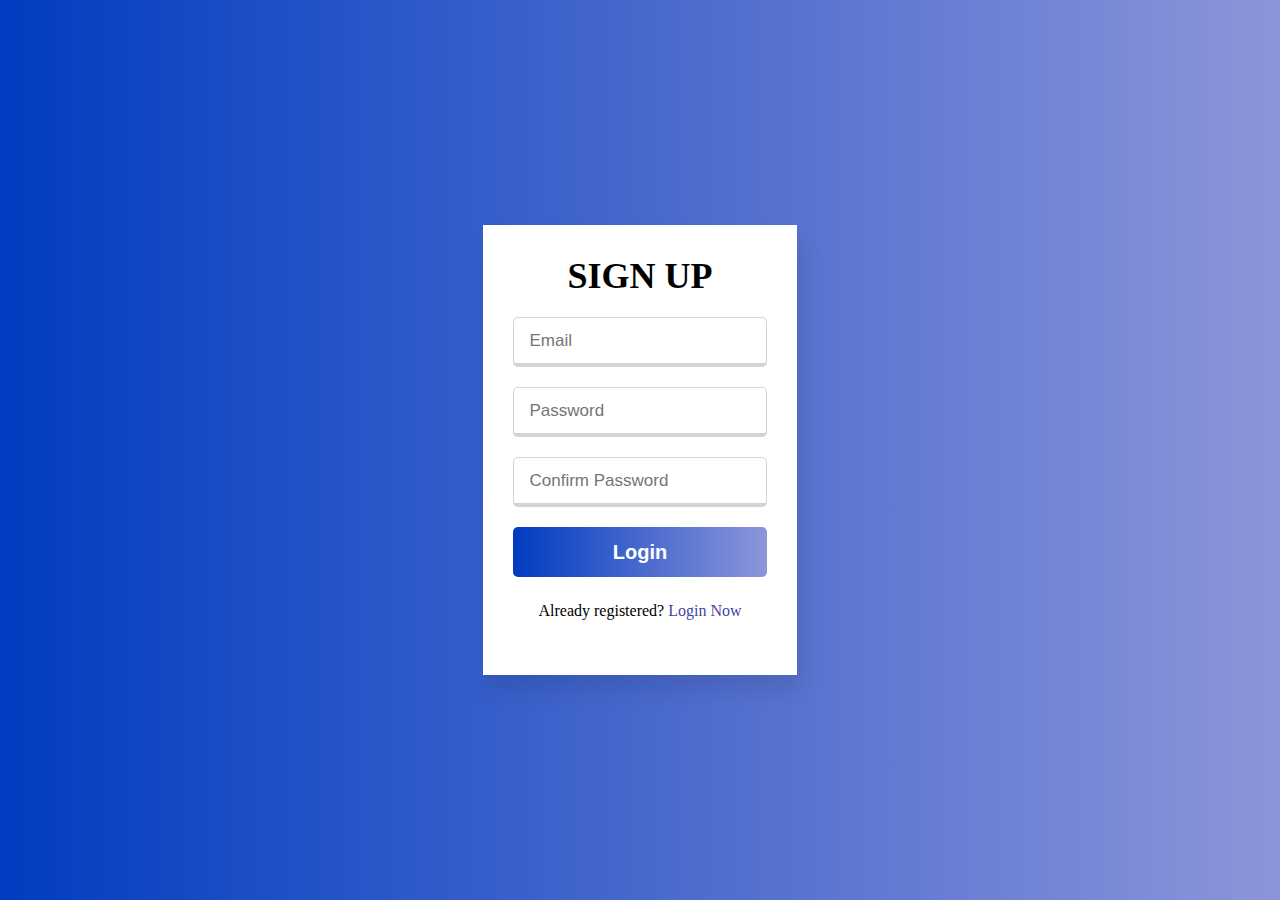
<file: login-portal/index2.html>
<!DOCTYPE html>
<html lang="en">

<head>
    <meta charset="UTF-8">
    <meta http-equiv="X-UA-Compatible" content="IE=edge">
    <meta name="viewport" content="width=device-width, initial-scale=1.0">
    
    <link rel="stylesheet" href="style.css">

    <title>Document</title>
</head>

<body>

    <div class="container">
        <div class="innercont">
            <div class="login">SIGN UP</div>
        </div>
        <div class="formcont">
            <div class="formincont">
                <form action="" class="formd">
                    <div class="f1"><input type="text" placeholder="Email" required></div>
                    <div class="f1"><input  type="text" placeholder="Password" required></div>
                    <div class="f1"><input  type="password" placeholder="Confirm Password" required></div>
                    <div class="f1"><input type="submit" value="Login"></div>
                    <div class="signup">Already registered?<a href="index.html"> Login Now</a></div>
                </form>
            </div>

        </div>
    </div>
</body>

</html>
</file>
<file: login-portal/style.css>
*{
    padding:0;
    margin: 0%;
    box-sizing: border-box;
    
}
html,body{
    display: grid;
    height: 100%;
    width: 100%;
    place-items:center;
    background: #f1f2f2;
    background: -webkit-linear-gradient(left,#003cc0,#8d95da);
}
.container{
    max-width: 400px;
    box-shadow: 5px 15px 20px rgba(0,0,0,0.1);
    background: #fff;
    padding: 30px;
}
.container .innercont{
    display: flex;
    width: 200%;
}
.container .innercont .login,.sign{
    width: 50%;
    font-size: 36px;
    font-weight: bold;
    text-align: center;
}
.container .formcont{
    width:100%;
}

.formincont form .f1{
    height: 50px;
    width: 100%;
    margin-top: 20px;
}
.formincont form .f1 input{
    height: 100%;
    width: 100%;
    outline: none;
    padding-left: 15px;
    font-size: 17px;
    border-radius: 5px;
    border: 1px solid lightgray;
    border-bottom-width: 4px;

}
.formincont form .f1 input:focus{
    border-color: #0c59ff;
    

}

.formincont form .signup{
    margin: 25px;
}
.formincont form .signup a{
    color: #4046a5;
    text-decoration: none;
}
.formincont form .signup a:hover{
    text-decoration: underline;
}
.formincont form input[type="submit"]{
    color: #fff;
    padding-left: 0px;
    font-size: 20px;
    font-weight: bold;
    border: none;
    cursor: pointer;
    
    background: -webkit-linear-gradient(left ,#003cc0,#8d95da);

}
</file>
